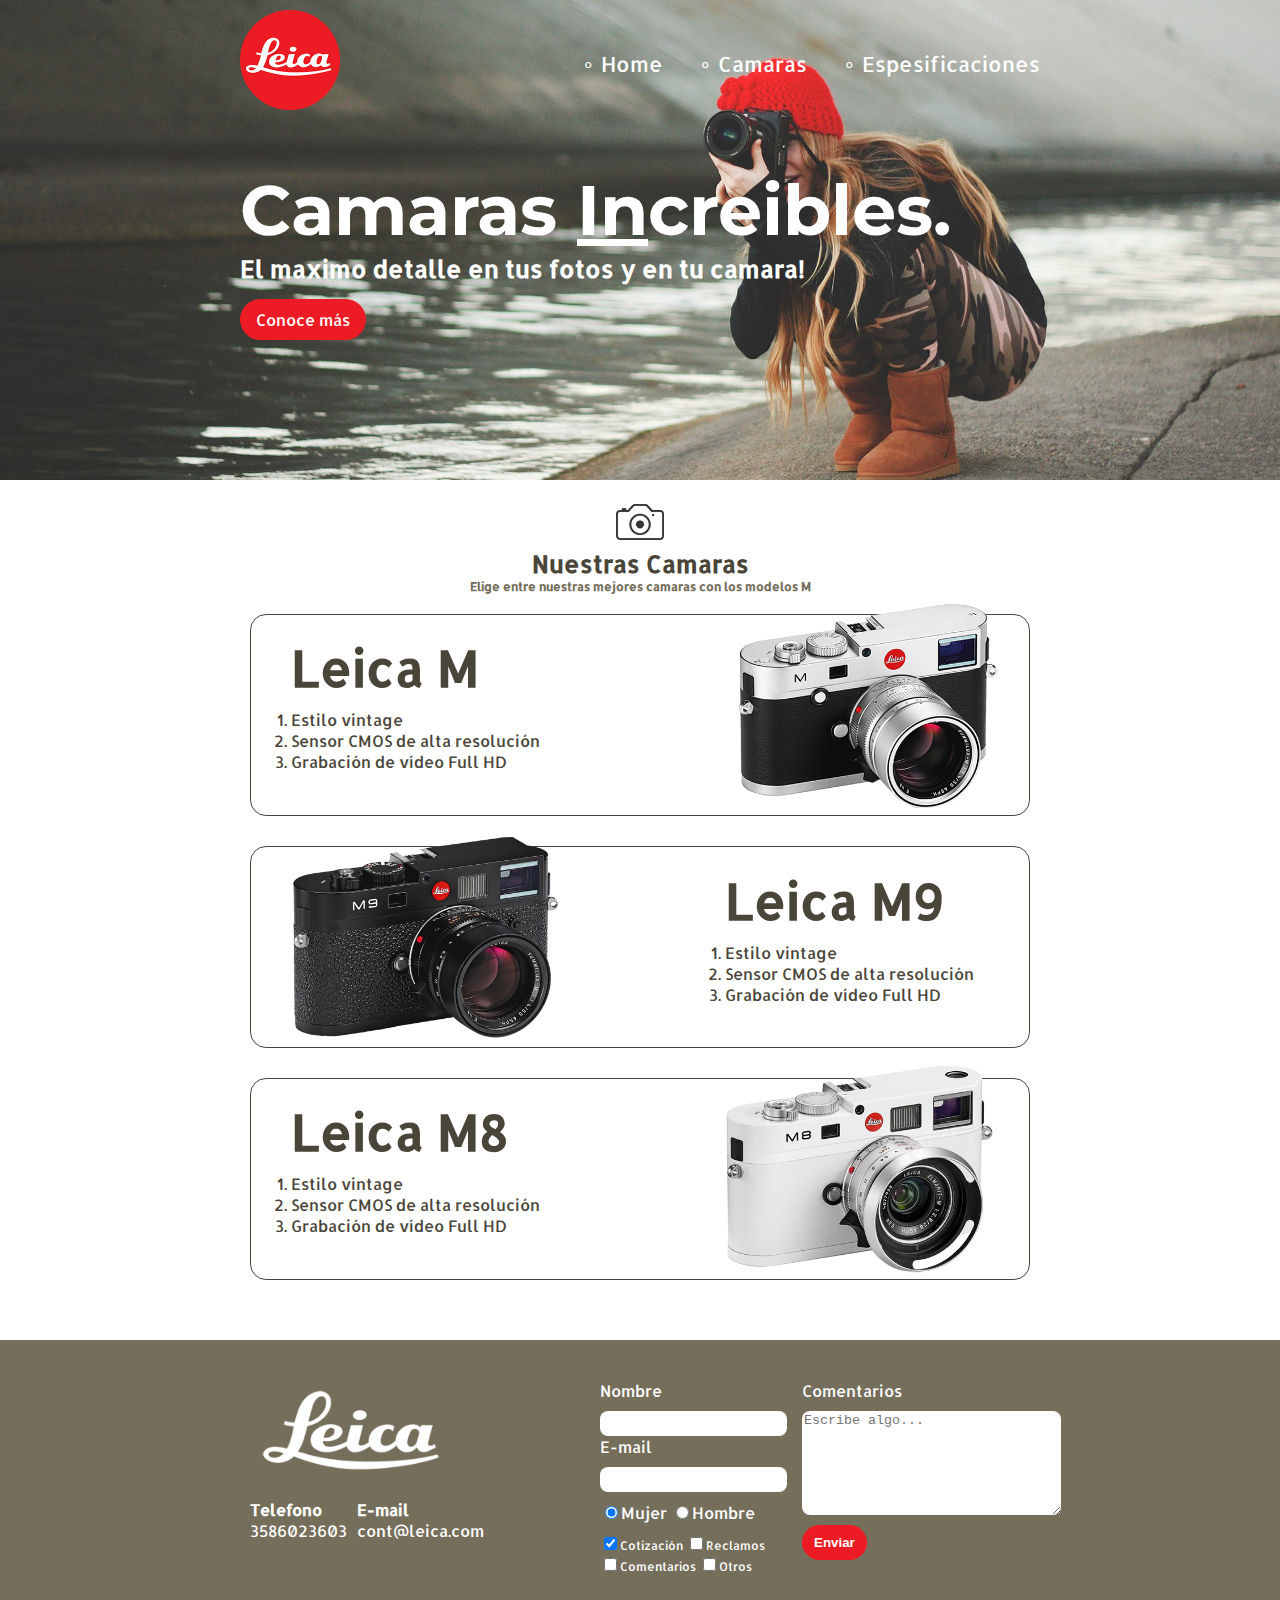
<file: index.html>
<!DOCTYPE html>
<html>
  <head>
    <meta charset="utf-8">
    <link rel="shortcut icon" type="image/x-icon" href="images/fav.ico"/>
    <title>Leica Camaras</title>
    <link rel="stylesheet" href="leica.css" />
    <link href="https://fonts.googleapis.com/css?family=Montserrat:400,700" rel="stylesheet" type="text/css">
    <link href="https://fonts.googleapis.com/css?family=Allerta" rel="stylesheet" type="text/css">
    <meta name="viewport" content="width=device-width, initial-scale=1, user-scalable=no">
  </head>
  <body>
    <section id="portada" class="portada background"> <!-- portada -->
      <header id="header" class="header document"> <!-- logo - menu -->
        <div class="hover">
          <figure class="logotipo"> <!-- logotipo -->
            <img src="images/logo.png" width="100" height="100" alt="Leica Logo"/>
          </figure>
        </div>
        <nav class="menu"> <!-- menu -->
          <ul>
            <li>
              <a href="index.html">Home</a>
            </li>
            <li>
              <a href="#contenido">Camaras</a>
            </li>
            <li>
              <a href="#">Espesificaciones</a>
            </li>
          </ul>
        </nav>
      </header>
      <div class="document">
        <h1 class="titulo">Camaras <u>In</u>creibles.</h1>
        <h3 class="subtitulo">El maximo detalle en tus fotos y en tu camara!</h3>
        <a href="#" class="button button1"> Conoce más </a>
      </div>
    </section>
    <section id="contenido" class="contenido document"> <!-- contenido -->
      <div class="cabecera_contenido">
        <img src="images/cam-icon.png" width="48">
        <h2 class="titulo_contenido">Nuestras Camaras</h2>
        <h4 class="subtitulo_contenido">Elige entre nuestras mejores camaras con los modelos M</h4>
      </div>
      <article class="guitarras"> <!-- guitarra 1 -->
        <img class="guitarra_a" src="images/1.png" width="310" alt="Invie Acustica"/>
        <div class="cont_guitarra_a">
          <h3 class="titulo_g">Leica M</h3>
          <ol>
            <li>Estilo vintage</li>
            <li>Sensor CMOS de alta resolución</li>
            <li>Grabación de vídeo Full HD</li>
          </ol>
        </div>
      </article>
      <article class="guitarras"> <!-- guitarra 2 -->
        <img class="guitarra_b" src="images/2.png" width="320" alt="Invie Classic"/>
        <div class="cont_guitarra_b">
          <h3 class="titulo_g">Leica M9</h3>
          <ol>
            <li>Estilo vintage</li>
            <li>Sensor CMOS de alta resolución</li>
            <li>Grabación de vídeo Full HD</li>
          </ol>
        </div>
      </article>
      <article class="guitarras segunda"> <!-- guitarra 3 -->
        <img class="guitarra_a" src="images/3.png" width="320" alt="Invie Acustica"/>
        <div class="cont_guitarra_a">
          <h3 class="titulo_g">Leica M8</h3>
          <ol>
            <li>Estilo vintage</li>
            <li>Sensor CMOS de alta resolución</li>
            <li>Grabación de vídeo Full HD</li>
          </ol>
        </div>
      </article>
    </section>
    <footer class="footer">
      <div class="document">
        <div class="contacto"> <!-- img tel email -->
          <img src="images/logo-footer.png"  width="180" alt="Logo Footer"/>
          <a href="tel:+3586023603"><strong>Telefono</strong> <span>3586023603</span></a>
          <a href="mailto: cont@leica.com"><strong>E-mail</strong> <span>cont@leica.com</span></a>
        </div>
        <form class="formulario">  <!-- formulario -->
          <div class="columna1">
            <label for="nombre">Nombre</label>
            <input type="text" required id="nombre" name="nombre"/>
            <label for="email">E-mail</label>
            <input type="email" required id="email" name="email"/>
            <div class="sexo">
              <label for="mujer">
                <input type="radio" id="mujer" checked name="sexo" value="mujer"/>Mujer
              </label>
              <label for="hombre">
                <input type="radio" id="hombre" name="sexo" value="hombre"/>Hombre
              </label>
            </div>
            <div class="intereses">
              <label for="cotizacion">
                <input type="checkbox" checked id="cotizacion"name="intereses" value="intereses"/>Cotización
              </label>
              <label for="reclamos">
                <input type="checkbox" id="reclamos"name="reclamos"value="reclamos"/>Reclamos
              </label>
              <label for="comentarios">
                <input type="checkbox" id="comentarios"name="comentarios"value="comentarios"/>Comentarios
              </label>
              <label for="otros">
                <input type="checkbox" id="otros"name="otros"value="otros"/>Otros
              </label>
            </div>
          </div>
          <div class="columna2">
            <label for="comentarios">Comentarios</label>
            <textarea name="comentarios" id="comentarios" rows="7" cols="30" placeholder="Escribe algo..."></textarea>
            <input type="submit" value="Enviar" class="button button1"/>
          </div>
        </form>
      </div>
    </footer>
  </body>
</html>
</file>
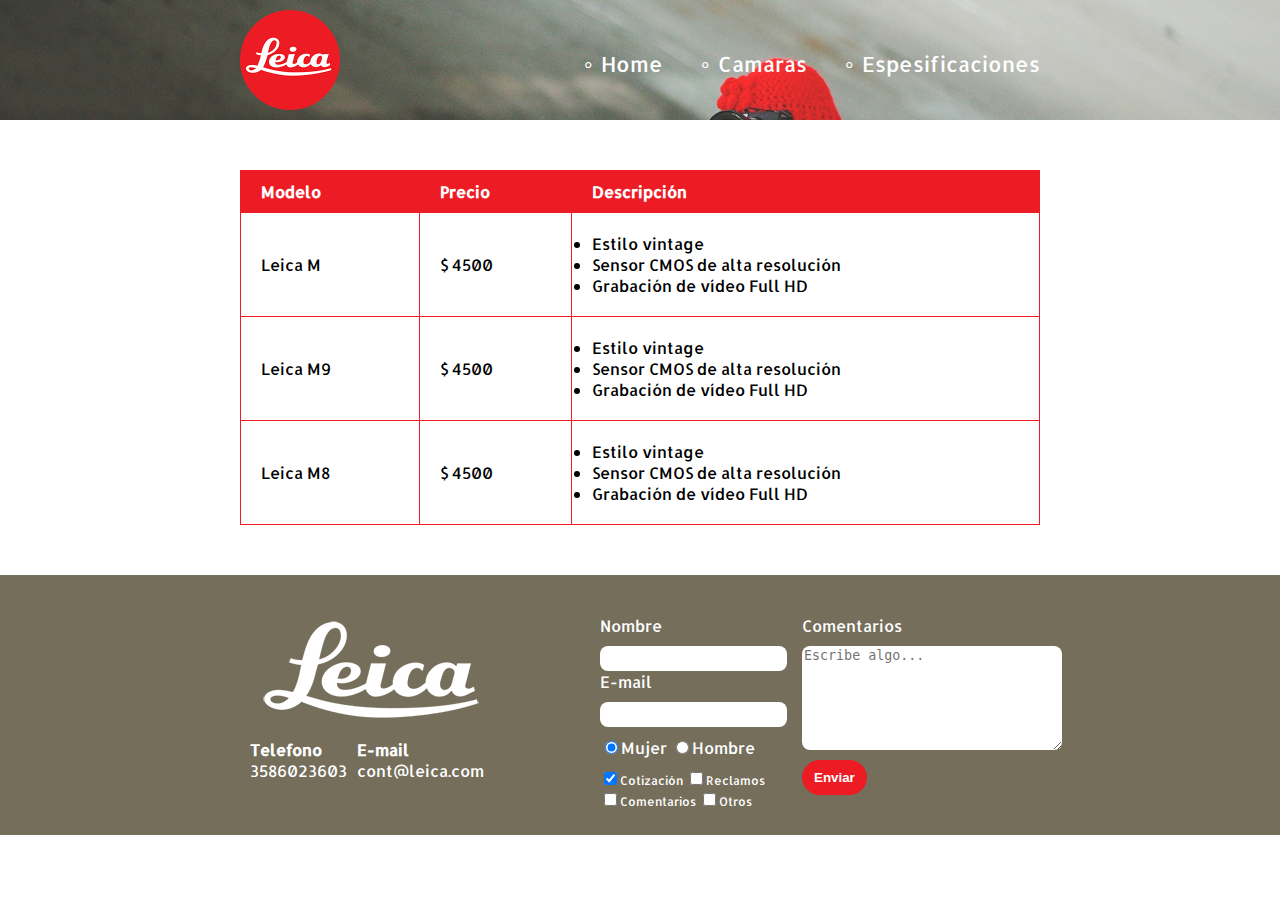
<file: precios.html>
<!DOCTYPE html>
<html>
  <head>
    <meta charset="utf-8">
    <link rel="shortcut icon" type="image/x-icon" href="images/fav.ico"/>
    <title>Invie - Guitarras invisibles!</title>
    <link rel="stylesheet" href="leica.css" />
    <link href="https://fonts.googleapis.com/css?family=Montserrat:400,700" rel="stylesheet" type="text/css">
    <link href="https://fonts.googleapis.com/css?family=Allerta" rel="stylesheet" type="text/css">
  </head>

  <body>
    <header id="header" class="header background"> <!-- logo - menu -->
      <div class="document">
        <div class="hover">
            <figure class="logotipo"> <!-- logotipo -->
              <img src="images/logo.png" width="100" height="100" alt="Leica Logo"/>
            </figure>
          </div>
        <nav class="menu"> <!-- menu -->
          <ul>
            <li>
              <a href="index.html">Home</a>
            </li>
            <li>
              <a href="index.html#contenido">Camaras</a>
            </li>
            <li>
              <a href="precios.html">Espesificaciones</a>
            </li>
          </ul>
        </nav>
      </div>
    </header>

<section class="table">
  <div class="document">
    <table>
    <thead>
      <tr>
        <th>Modelo</td>
          <th>Precio</td>
            <th>Descripción</td>
            </tr>
          </thead>
          <tbody>
            <tr>
              <td>Leica M</td>
              <td>$ 4500</td>
              <td>
                <li>Estilo vintage</li>
                <li>Sensor CMOS de alta resolución</li>
                <li>Grabación de vídeo Full HD</li>
              </td>
            </tr>
            <tr>
              <td>Leica M9</td>
              <td>$ 4500</td>
              <td>
                <li>Estilo vintage</li>
                <li>Sensor CMOS de alta resolución</li>
                <li>Grabación de vídeo Full HD</li>
              </td>
            </tr>
            <tr>
              <td>Leica M8</td>
              <td>$ 4500</td>
              <td>
                <li>Estilo vintage</li>
                <li>Sensor CMOS de alta resolución</li>
                <li>Grabación de vídeo Full HD</li>
              </td>
            </tr>
          </tbody>
        </table>
      </div>
</section>

    <footer class="footer">
      <div class="document">
        <div class="contacto"> <!-- img tel email -->
          <img src="images/logo-footer.png" alt="Logo Footer"/>
          <a href="tel:+3586023603"><strong>Telefono</strong> <span>3586023603</span></a>
          <a href="mailto: cont@leica.com"><strong>E-mail</strong> <span>cont@leica.com</span></a>
        </div>
        <form class="formulario">  <!-- formulario -->
          <div class="columna1">
            <label for="nombre">Nombre</label>
            <input type="text" required id="nombre" name="nombre"/>
            <label for="email">E-mail</label>
            <input type="email" required id="email" name="email"/>
            <div class="sexo">
              <label for="mujer">
                <input type="radio" id="mujer" checked name="sexo" value="mujer"/>Mujer
              </label>
              <label for="hombre">
                <input type="radio" id="hombre" name="sexo" value="hombre"/>Hombre
              </label>
            </div>
            <div class="intereses">
              <label for="cotizacion">
                <input type="checkbox" checked id="cotizacion"name="intereses" value="intereses"/>Cotización
              </label>
              <label for="reclamos">
                <input type="checkbox" id="reclamos"name="reclamos"value="reclamos"/>Reclamos
              </label>
              <label for="comentarios">
                <input type="checkbox" id="comentarios"name="comentarios"value="comentarios"/>Comentarios
              </label>
              <label for="otros">
                <input type="checkbox" id="otros"name="otros"value="otros"/>Otros
              </label>
            </div>
          </div>
          <div class="columna2">
            <label for="comentarios">Comentarios</label>
            <textarea name="comentarios" id="comentarios" rows="7" cols="30" placeholder="Escribe algo..."></textarea>
            <input type="submit" value="Enviar" class="button"/>
          </div>
        </form>
      </div>
    </footer>
  </body>
</html>
</file>
<file: leica.css>
html {
  overflow-y: scroll;
 }
 body {
  font-family: "Allerta", sans-serif;
  margin: 0;
}
.document{
max-width: 800px;
margin: auto;
position: relative;
}
/*header*/
.background{
  background-image: url("images/background.jpg");
  background-repeat: no-repeat;
  background-size: cover;
}
.header{
  position: relative;
}
.menu{
  font-size: 21px;
  display: inline-block;
  position: absolute;
  right: 0;
}
.menu ul{
  margin-bottom: 10px;
  margin-top: 50px;
}
.menu li {
  display: inline-block;
  margin-left: 30px;
}
.menu li::before{
  content:'∘';
  line-height: 0;
  font-size:20px;
  color: white;
}
.menu a{
  color: white;
  text-decoration: none;
}
.menu a:hover{
  color: #ed1c24;
  text-decoration: none;
  -webkit-transition-duration: 0.4s;
  transition-duration: 0.4s;
}
.hover{
  display: inline-block;
  margin:10px 0 10px 0;
  width: 100px;
  height: 100px;
}
.logotipo {
  margin: 0;
  cursor: pointer;
 border-radius: 50px;
 background: none;
 /*overflow: hidden;*/
}
.hover figure img {
  -webkit-transform: rotate(0) scale(1);
	transform: rotate(0) scale(1);
}
.hover figure:hover img {
  -webkit-transform: rotate(15deg) scale(1.4);
  transform: rotate(15deg) scale(1.4);
  -webkit-transition: .3s ease-in-out;
  transition: .3s ease-in-out;
}
.portada {
  height: 480px;
  padding: 0 30px 0 30px;
}
.titulo{
  margin-bottom: 0;
}
.subtitulo{
  margin-top: 0;
  margin-bottom: 15px;
}
.button{
  display: inline-block;
  border-radius: 21px;
  background: #ed1c24;
  color:white;
  text-decoration: none;
  padding: 10px 12px;
  cursor: pointer;
  border: none;
}
.button1{
  background: #ed1c24;
  color:white;
}
.button1:hover {
  -webkit-transition-duration: 0.4s;
  transition-duration: 0.4s;
  background: white;
  color: #ed1c24;
}
/*contenido*/
.cabecera_contenido{
  text-align: center;
  margin: 20px 0;
}
.cabecera_contenido img{
  opacity: .8;
}
.titulo_contenido{
  margin: 0;
}
.subtitulo_contenido{
  color: #756e5b;
  font-size: 12px;
  margin: 0;
}
.contenido{
  color: #494539;
}
.guitarras{
  height: 180px;
  margin: 10px;
  margin-bottom: 30px;
  padding: 10px;
  border: 1px solid #494539;
  border-radius: 16px;
}
.guitarras.segunda{
  margin-bottom: 60px;
}
.guitarra_a{
float: right;
position: relative;
top:-40px;
}
.guitarra_b{
float: left;
position: relative;
top:-40px;
}
.guitarra_a:hover, .guitarra_b:hover{
  transition: 0.4s;
  transform: rotate(-5deg) scale(1.05);
}
.cont_guitarra_a{
padding-left: 30px;
}
.gb{
  width: 50%;
  float: left;
}
.cont_guitarra_b{
  width: 50%;
  float: right;
  margin-right: -85px;
}
.guitarras ol{
  padding: 0;
  margin-top: 10px;
}
.titulo{
  font-size: 70px;
  font-family: "Montserrat", sans-serif;
  color: white;
}
.subtitulo{
  font-size: 24px;
  color: white;
}
.titulo_contenido h2{
  font-size: 35px;
  font-family: "Montserrat", sans-serif;
}
.titulo_g {
  font-size: 50px;
  margin-top: 10px;
  margin-bottom: 10px;
}
/*footer*/
.footer{
  background-color: #756e5b;
}
.footer .document{
  display: flex;
  justify-content: space-between;
}
.contacto{
  display: flex;
  width: 320px;
  flex-wrap: wrap;
  align-items: center;
  padding: 40px 0px;
}
.contacto img{
display: block;
margin: 0 20px 0 20px;
}
.contacto a{
  color: white;
  text-decoration: none;
  margin: 10px 0 10px 10px;
}
.contacto strong{
  display: block;
}
.formulario{
  display: flex;
  width: 430px;
  color: white;
  padding: 40px 10px;
}
.columna1, .columna2{
  display: flex;
  flex-direction: column;
  height: 180px;
}
.columna1{
  margin-right: 15px;
}
.columna2 {
  align-items: flex-start;
}
.columna2 textarea{
  margin-bottom: 10px;
}
.intereses label {
  font-size: 12px;
}
.formulario label, .sexo, .intereses {
  margin-bottom: 10px;
  border: none;
}
.sexo {
  margin-top: 10px;
}
.columna2 input
  {
font-weight: bold;
}
input, textarea{
  border-radius: 8px;
  border: none;
}
input {
  padding: 5px;
}
input, textarea{
  outline: none;
}
input:focus, textarea:focus{
  box-shadow: 0 0 5px red;
}
/*tabla*/
table{
  width: 100%
}
th{
  background:#ed1c24;
  color: white;
  padding: 10px 20px;
  text-align: left;
  }
td{
  padding: 20px;
}
table, td, th{
  border: 1px solid #ed1c24;
  border-collapse: collapse;
}
table{
  margin: 50px 0;
}
/*responsive*/

@media screen and (max-width: 800px) {
  .portada{
    height: auto;
  }
  .titulo{
    font-size: 55px;
    margin-top: 30px;
  }
  .subtitulo{
    font-size: 18px;
  }
  .portada .button{
    margin-bottom: 30px;
  }
  .guitarras{
    text-align: center;
    height: auto;
  }
  .guitarras li{
    list-style: none;
  }
  .guitarras li::before{
    content:'∘ ';
    line-height: 0;
    font-size:20px;
    color: #494539;
  }
  .guitarra_a{
    float: none;
    position: static;
    top:0;
  }
    .guitarra_b{
      float: none;
      position: static;
      top: 0;
  }
  .cont_guitarra_a{
    margin: 0;
    padding-left: 0;
  }
  .gb{
    position: static;
    float: none;
    margin: auto;
  }
  .cont_guitarra_b{
    width: 100%;
    float: none;
    margin: auto;
  }
}
@media screen and (max-width: 704px){
  .footer .document {
    display: block;
}
  .contacto {
    padding-top: 40px;
        padding-bottom: 0;
    width: 255px;
    margin: auto;
}
  .formulario{
    width: 520px;
    padding: 30px 10px 50px 10px;
    margin: auto;
}
  .columna2 input{
    font-size: 16px;
    padding: 12px 20px;
}
}

@media screen and (max-width: 650px){
.header{
    text-align: center;
}
.menu{
  position: static;
  display: block;
}
.menu li:first-child{
  margin: 0;
}
.menu ul{
  padding-left: 0;
  margin-top: 10px;
}
.titulo{
  font-size: 45px;
}
.subtitulo{
  font-size:16px;
}
.titulo_g{
  font-size: 45px;
}
.guitarras ol{
  font-size: 14px;
}
.guitarras img{
  width: 250px;
}
}
@media screen and (max-width: 559px){
  .formulario{
    display: block;
    width: 300px;
  }
  .columna1, .columna2{
    height: auto;
  }.columna1{
    margin-right: 0;
  }
  .columna2 textarea{
    width: 100%;
    font-size: 18px;
  }
  input#nombre{
    margin-bottom: 10px;
    }
  .intereses label{
    display: block;
    font-size: 16px;
  }
  .columna1 input{
    font-size: 18px;
  }
  .intereses{
    margin-top: 10px;
    border-top: 1px solid white;
    border-bottom: 2px solid white;
  }
  input[type="radio"],
  input[type="checkbox"]{
    zoom: 1.5;
  }
  .columna2 input{
    padding-right: 125px;
    padding-left: 130px;
  }
}
@media screen and (max-width: 525px){
  .menu li{
    font-size: 28px;
    display: block;
    margin: 0;
    padding: 8px 0;
    border-bottom: 1px solid white;
  }
    .menu li:before{
      display: none;
    }
  .titulo{
    font-size: 40px;
  }
  .button{
    font-size: 18px;
    padding: 14px 14px;
  }
}
@media screen and (max-width: 479px){
.portada{
  text-align: center;
}
}
</file>
